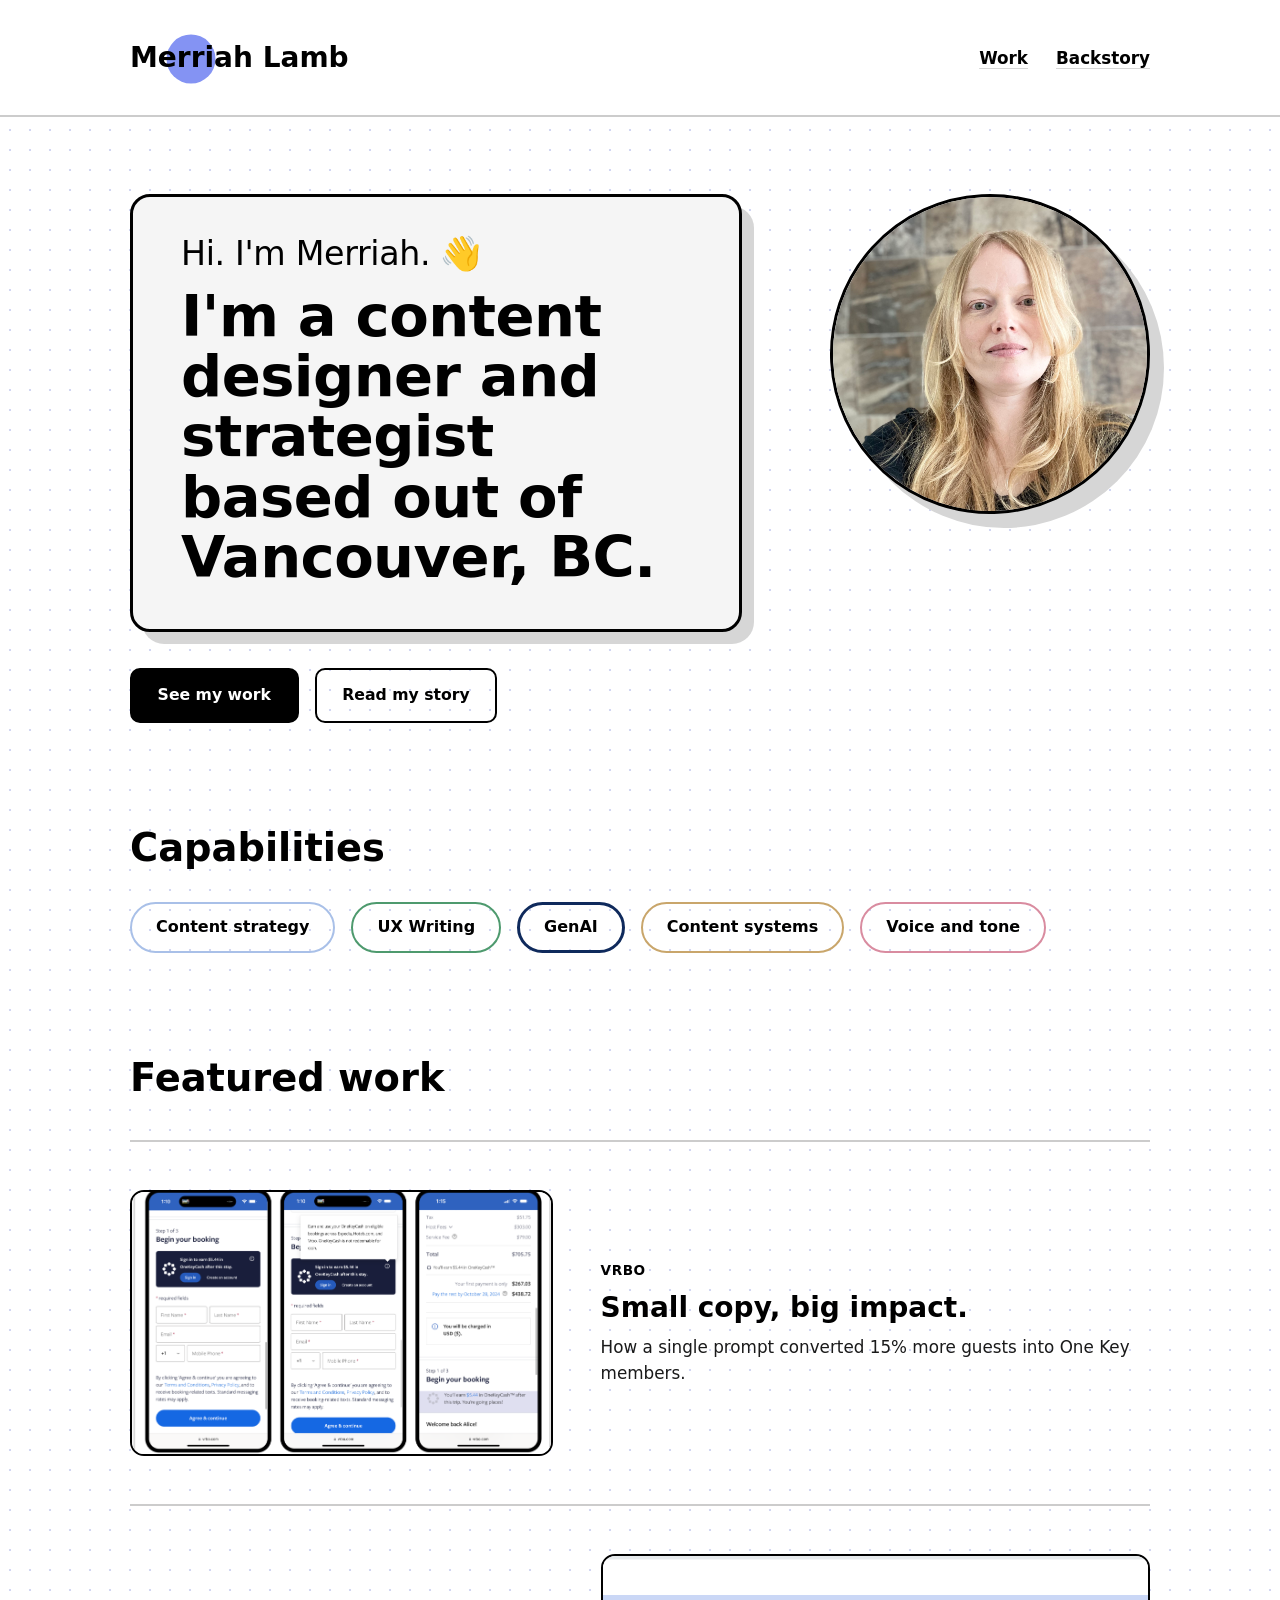
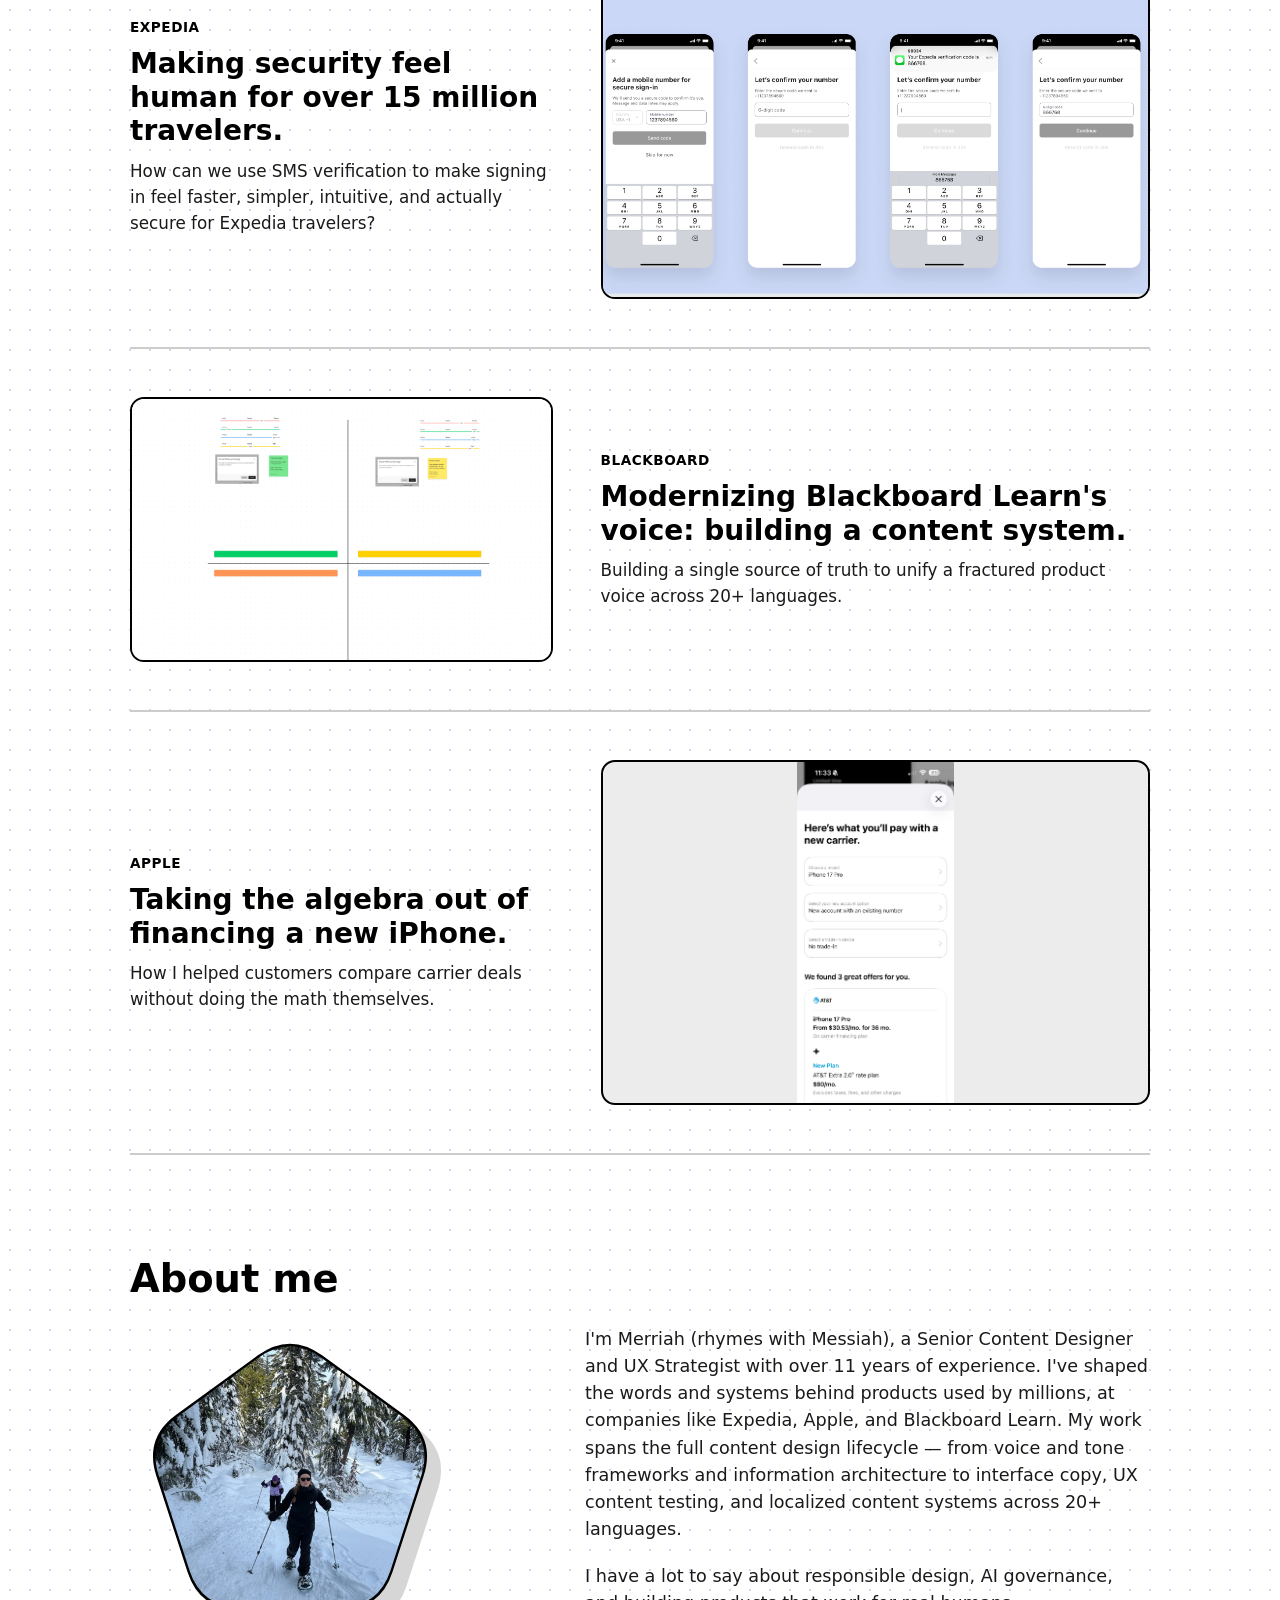
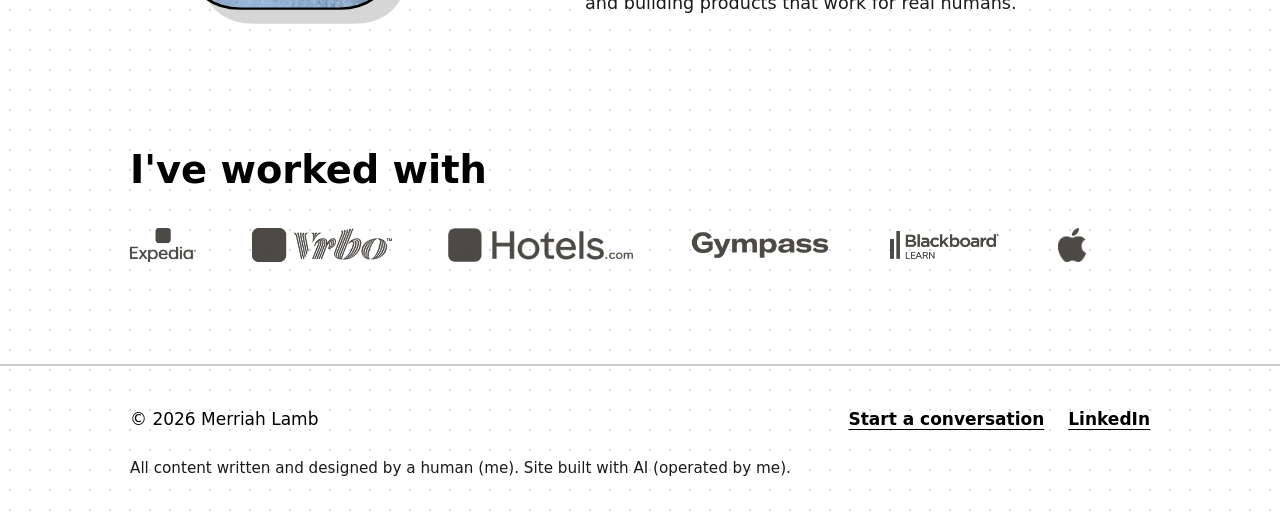
<file: index.html>
<!doctype html>
<html lang="en">
<head>
  <meta charset="UTF-8" />
  <meta name="viewport" content="width=device-width, initial-scale=1.0" />
  <title>Merriah Lamb — Senior Content Designer &amp; UX Strategist</title>
  <link rel="preconnect" href="https://api.fontshare.com" />
  <link href="https://api.fontshare.com/v2/css?f[]=switzer@400,500,600,700,800&display=swap" rel="stylesheet" />
  <link rel="stylesheet" href="css/style.css" />
  <link rel="icon" type="image/svg+xml" href="favicon.svg" />
  <link rel="icon" type="image/png" sizes="64x64" href="favicon.png" />
  <script data-goatcounter="https://merriah.goatcounter.com/count" async src="//gc.zgo.at/count.js"></script>
</head>
<body>

  <svg width="0" height="0" style="position: absolute" aria-hidden="true" focusable="false">
    <defs>
      <clipPath id="avatar-blob" clipPathUnits="objectBoundingBox">
        <path d="M0.6003,0.0930 L0.8557,0.2790 Q0.9560,0.3520 0.9177,0.4699 L0.8203,0.7701 Q0.7820,0.8880 0.6579,0.8880 L0.3421,0.8880 Q0.2180,0.8880 0.1797,0.7701 L0.0823,0.4699 Q0.0440,0.3520 0.1443,0.2790 L0.3997,0.0930 Q0.5000,0.0200 0.6003,0.0930 Z" />
      </clipPath>
    </defs>
  </svg>

  <header class="site-header">
    <div class="container">
      <a class="wordmark" href="#top"><span class="wordmark-first">Merriah</span> Lamb</a>
      <div class="header-links">
        <a href="#work">Work</a>
        <a href="backstory.html">Backstory</a>
      </div>
    </div>
  </header>

  <main id="top">

    <section class="hero">
      <div class="container">
        <div class="hero-text">
          <div class="hero-card-wrap">
            <div class="hero-card-offset" aria-hidden="true"></div>
            <div class="hero-card">
              <h1>Hi. I'm Merriah. 👋</h1>
              <p class="hero-blurb">I'm a content designer and strategist based out of Vancouver, BC.</p>
            </div>
          </div>
          <div class="hero-buttons">
            <a class="btn btn-primary" href="#work">See my work</a>
            <a class="btn btn-secondary" href="backstory.html">Read my story</a>
          </div>
        </div>
        <div class="hero-photo-wrap">
          <div class="hero-photo-block" aria-hidden="true"></div>
          <div class="hero-photo">
            <img src="Images/thumbnails/Merriah_hero_photo.jpeg" alt="Portrait of Merriah Lamb" />
          </div>
        </div>
      </div>
    </section>

    <section class="capabilities">
      <div class="container">
        <h2>Capabilities</h2>
        <div class="pill-row">
          <span class="pill pill-blue">Content strategy</span>
          <span class="pill pill-green">UX Writing</span>
          <span class="pill pill-navy">GenAI</span>
          <span class="pill pill-gold">Content systems</span>
          <span class="pill pill-rose">Voice and tone</span>
        </div>
      </div>
    </section>

    <section class="work" id="work">
      <div class="container">
        <h2>Featured work</h2>
        <div class="work-list">

          <a class="work-row" href="case-studies/vrbo-onekey-signin.html">
            <div class="work-thumb">
              <img src="Images/thumbnails/Vrbo_cko_3screens.png" alt="Three screens from the Vrbo checkout sign-in flow" />
            </div>
            <div class="work-copy">
              <div class="work-client">Vrbo</div>
              <h3 class="work-title">Small copy, big impact.</h3>
              <p class="work-subtitle">How a single prompt converted 15% more guests into One Key members.</p>
            </div>
          </a>

          <a class="work-row" href="case-studies/expedia-sms-security.html">
            <div class="work-thumb">
              <img src="Images/thumbnails/ExpediaSecurityFlow.png" alt="Expedia security flow screen" />
            </div>
            <div class="work-copy">
              <div class="work-client">Expedia</div>
              <h3 class="work-title">Making security feel human for over 15 million travelers.</h3>
              <p class="work-subtitle">How can we use SMS verification to make signing in feel faster, simpler, intuitive, and actually secure for Expedia travelers?</p>
            </div>
          </a>

          <a class="work-row" href="case-studies/blackboard-voice-system.html">
            <div class="work-thumb">
              <img src="Images/thumbnails/WritingActivityBBLearn%20copy.png" alt="Blackboard Learn team workshop writing exercise" />
            </div>
            <div class="work-copy">
              <div class="work-client">Blackboard</div>
              <h3 class="work-title">Modernizing Blackboard Learn's voice: building a content system.</h3>
              <p class="work-subtitle">Building a single source of truth to unify a fractured product voice across 20+ languages.</p>
            </div>
          </a>

          <a class="work-row" href="case-studies/apple-carrier-deals.html">
            <div class="work-thumb work-thumb-contain">
              <img src="Images/thumbnails/CarrierFinancing.png" alt="Carrier financing offer screen for Apple Carrier Deals" />
            </div>
            <div class="work-copy">
              <div class="work-client">Apple</div>
              <h3 class="work-title">Taking the algebra out of financing a new iPhone.</h3>
              <p class="work-subtitle">How I helped customers compare carrier deals without doing the math themselves.</p>
            </div>
          </a>

        </div>
      </div>
    </section>

    <section class="about" id="about">
      <div class="container">
        <h2>About me</h2>
        <div class="about-photo-wrap">
          <div class="about-photo-offset" aria-hidden="true"></div>
          <div class="about-photo-border" aria-hidden="true"></div>
          <div class="about-photo">
            <img src="Images/thumbnails/Merriah_about_photo.png" alt="Merriah snowshoeing on a forest trail" />
          </div>
        </div>
        <div class="about-copy">
          <p>I'm Merriah (rhymes with Messiah), a Senior Content Designer and UX Strategist with over 11 years of experience. I've shaped the words and systems behind products used by millions, at companies like Expedia, Apple, and Blackboard Learn. My work spans the full content design lifecycle — from voice and tone frameworks and information architecture to interface copy, UX content testing, and localized content systems across 20+ languages.</p>
          <p>I have a lot to say about responsible design, AI governance, and building products that work for real humans.</p>
        </div>
      </div>
    </section>

    <section class="brands">
      <div class="container">
        <h2>I've worked with</h2>
        <div class="brand-row">
          <img src="Images/Logos/mono/Expedia_logo.png" alt="Expedia" />
          <img src="Images/Logos/mono/Vrbo-Logo_Dark-Chiclet+Wordmark_RGB.png" alt="Vrbo" />
          <img src="Images/Logos/mono/Hotels.com-2023-2026-logo-512x94.png" alt="Hotels.com" />
          <img src="Images/Logos/mono/gympass-logo-vector.png" alt="Gympass" />
          <img src="Images/Logos/mono/images.png" alt="Blackboard Learn" />
          <img src="Images/Logos/mono/Apple_logo_PNG1.png" alt="Apple" />
        </div>
      </div>
    </section>

  </main>

  <footer class="site-footer">
    <div class="container">
      <span>© 2026 Merriah Lamb</span>
      <div class="footer-meta">
        <a href="mailto:merriahlamb@gmail.com">Start a conversation</a>
        <a href="https://www.linkedin.com/in/merriah/" target="_blank" rel="noopener">LinkedIn</a>
      </div>
      <p class="footer-tagline">All content written and designed by a human (me). Site built with AI (operated by me).</p>
    </div>
  </footer>

</body>
</html>
</file>
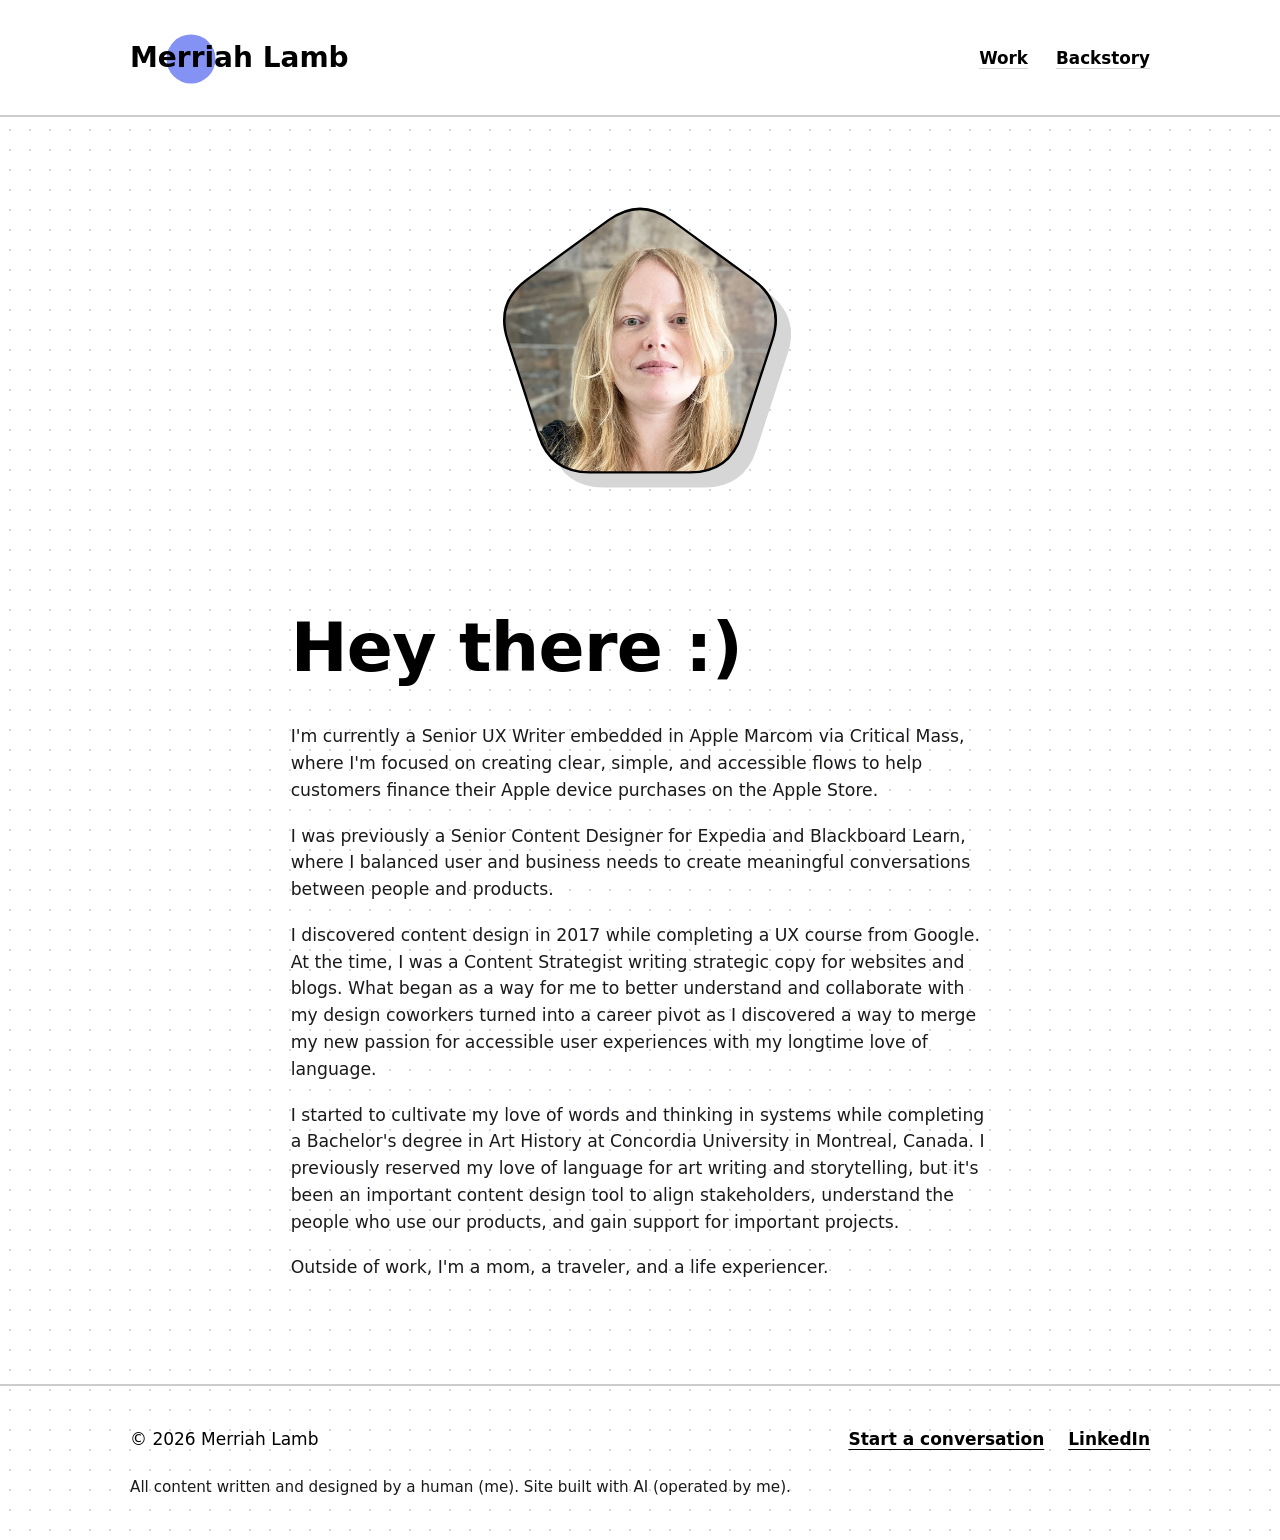
<file: backstory.html>
<!doctype html>
<html lang="en">
<head>
  <meta charset="UTF-8" />
  <meta name="viewport" content="width=device-width, initial-scale=1.0" />
  <title>My Backstory — Merriah Lamb</title>
  <link rel="preconnect" href="https://api.fontshare.com" />
  <link href="https://api.fontshare.com/v2/css?f[]=switzer@400,500,600,700,800&display=swap" rel="stylesheet" />
  <link rel="stylesheet" href="css/style.css" />
  <link rel="icon" type="image/svg+xml" href="favicon.svg" />
  <link rel="icon" type="image/png" sizes="64x64" href="favicon.png" />
  <script data-goatcounter="https://merriah.goatcounter.com/count" async src="//gc.zgo.at/count.js"></script>
</head>
<body>

  <svg width="0" height="0" style="position: absolute" aria-hidden="true" focusable="false">
    <defs>
      <clipPath id="avatar-blob" clipPathUnits="objectBoundingBox">
        <path d="M0.6003,0.0930 L0.8557,0.2790 Q0.9560,0.3520 0.9177,0.4699 L0.8203,0.7701 Q0.7820,0.8880 0.6579,0.8880 L0.3421,0.8880 Q0.2180,0.8880 0.1797,0.7701 L0.0823,0.4699 Q0.0440,0.3520 0.1443,0.2790 L0.3997,0.0930 Q0.5000,0.0200 0.6003,0.0930 Z" />
      </clipPath>
    </defs>
  </svg>

  <header class="site-header">
    <div class="container">
      <a class="wordmark" href="index.html"><span class="wordmark-first">Merriah</span> Lamb</a>
      <div class="header-links">
        <a href="index.html#work">Work</a>
        <a href="backstory.html">Backstory</a>
      </div>
    </div>
  </header>

  <main>

    <section class="backstory-header">
      <div class="container">
        <div class="about-photo-wrap backstory-photo">
          <div class="about-photo-offset" aria-hidden="true"></div>
          <div class="about-photo-border" aria-hidden="true"></div>
          <div class="about-photo">
            <img src="Images/thumbnails/Merriah_hero_photo.jpeg" alt="Portrait of Merriah Lamb" />
          </div>
        </div>
      </div>
    </section>

    <section class="case-body">
      <div class="container">
        <h1>Hey there :)</h1>
        <p>I'm currently a Senior UX Writer embedded in Apple Marcom via Critical Mass, where I'm focused on creating clear, simple, and accessible flows to help customers finance their Apple device purchases on the Apple Store.</p>
        <p>I was previously a Senior Content Designer for Expedia and Blackboard Learn, where I balanced user and business needs to create meaningful conversations between people and products.</p>
        <p>I discovered content design in 2017 while completing a UX course from Google. At the time, I was a Content Strategist writing strategic copy for websites and blogs. What began as a way for me to better understand and collaborate with my design coworkers turned into a career pivot as I discovered a way to merge my new passion for accessible user experiences with my longtime love of language.</p>
        <p>I started to cultivate my love of words and thinking in systems while completing a Bachelor's degree in Art History at Concordia University in Montreal, Canada. I previously reserved my love of language for art writing and storytelling, but it's been an important content design tool to align stakeholders, understand the people who use our products, and gain support for important projects.</p>
        <p>Outside of work, I'm a mom, a traveler, and a life experiencer.</p>
      </div>
    </section>

  </main>

  <footer class="site-footer">
    <div class="container">
      <span>© 2026 Merriah Lamb</span>
      <div class="footer-meta">
        <a href="mailto:merriahlamb@gmail.com">Start a conversation</a>
        <a href="https://www.linkedin.com/in/merriah/" target="_blank" rel="noopener">LinkedIn</a>
      </div>
      <p class="footer-tagline">All content written and designed by a human (me). Site built with AI (operated by me).</p>
    </div>
  </footer>

</body>
</html>
</file>
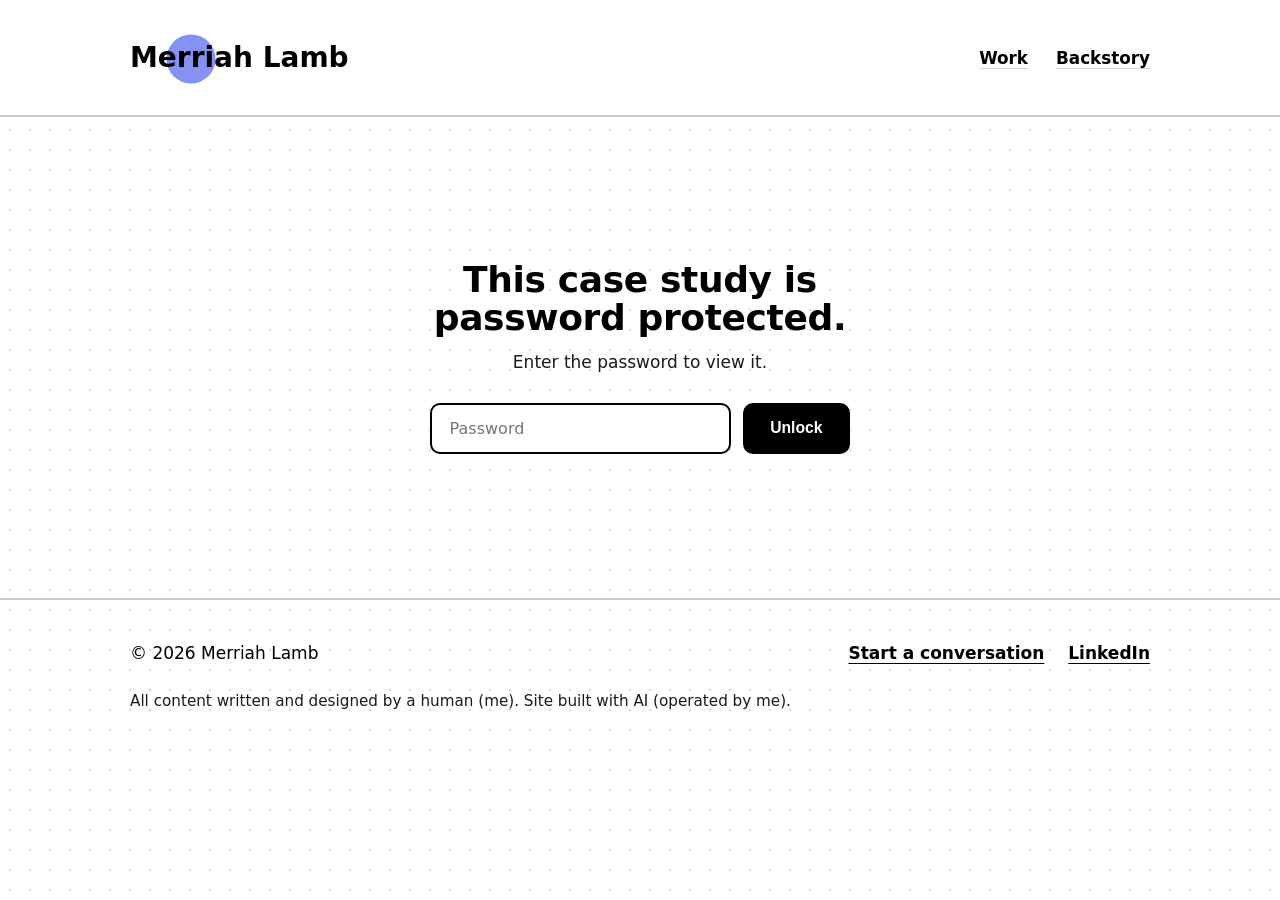
<file: case-studies/blackboard-voice-system.html>
<!doctype html>
<html lang="en">
<head>
  <meta charset="UTF-8" />
  <meta name="viewport" content="width=device-width, initial-scale=1.0" />
  <title>Modernizing Blackboard Learn's voice — Merriah Lamb</title>
  <link rel="preconnect" href="https://api.fontshare.com" />
  <link href="https://api.fontshare.com/v2/css?f[]=switzer@400,500,600,700,800&display=swap" rel="stylesheet" />
  <link rel="stylesheet" href="../css/style.css" />
  <link rel="icon" type="image/svg+xml" href="../favicon.svg" />
  <link rel="icon" type="image/png" sizes="64x64" href="../favicon.png" />
  <script data-goatcounter="https://merriah.goatcounter.com/count" async src="//gc.zgo.at/count.js"></script>
</head>
<body>

  <header class="site-header">
    <div class="container">
      <a class="back-link" href="../index.html#work"><span class="wordmark-first">Merriah</span> Lamb</a>
      <div class="header-links">
        <a href="../index.html#work">Work</a>
        <a href="../backstory.html">Backstory</a>
      </div>
    </div>
  </header>

  <main>

    <div class="password-gate" id="password-gate">
      <div class="container">
        <div class="password-gate-box">
          <h1>This case study is password protected.</h1>
          <p>Enter the password to view it.</p>
          <form id="password-gate-form" class="password-gate-form">
            <input type="password" id="password-gate-input" placeholder="Password" autocomplete="off" required />
            <button type="submit" class="btn btn-primary">Unlock</button>
          </form>
          <p class="password-gate-error" id="password-gate-error" hidden>Incorrect password. Try again.</p>
        </div>
      </div>
    </div>

    <div id="gate-content" hidden>

    <section class="case-hero">
      <div class="container">
        <a class="case-hero-back" href="../index.html#work">← All work</a>
        <div class="case-hero-grid">
          <div class="case-hero-main">
            <div class="case-eyebrow">
              <span>Blackboard · 2022 · Senior Content Designer</span>
            </div>
            <h1 class="case-title">Modernizing Blackboard Learn's voice: building a content system.</h1>
            <p class="case-subtitle">Building a single source of truth to unify a fractured product voice across 20+ languages.</p>
            <div class="pill-row">
              <span class="pill pill-rose">Voice and tone</span>
              <span class="pill pill-gold">Content systems</span>
            </div>
          </div>
        </div>
      </div>
    </section>

    <section class="case-body">
      <div class="container">

        <h2>The problem</h2>
        <p>Blackboard Learn was a legacy learning management platform (LMS) and its voice was disjointed — each part of the experience felt like a different product. I didn't just need to fix the typos; I needed to build a single source of truth that would scale globally and empower everyone to write with one voice.</p>

        <h2>Snapshot</h2>

        <dl class="field-list">
          <div>
            <dt>Process</dt>
            <dd>
              <ul>
                <li>One fiscal quarter for the POC, 2022</li>
                <li>Audits, user interviews, workshops, surveys, competitive analysis</li>
                <li>Cross-functional meetings with product and engineering</li>
                <li>Multiple content quality reviews with feedback</li>
              </ul>
            </dd>
          </div>
          <div>
            <dt>Key results</dt>
            <dd>
              <ul>
                <li>Localized for 60+ countries and 20+ languages.</li>
                <li>Created a single source of truth for a global, cross-functional design team.</li>
                <li>A smoother transition for legacy experiences into a modern, unified brand voice.</li>
              </ul>
            </dd>
          </div>
          <div>
            <dt>My role</dt>
            <dd>This wasn't just a writing project; it was a cultural shift. I led workshops with product and engineering to gain buy-in, transforming a "lean voice chart" into a comprehensive content system adopted across the entire organization.</dd>
          </div>
          <div>
            <dt>Scope & constraint</dt>
            <dd>Blackboard Learn had just been acquired by Anthology when I arrived. The content was messy, the brand was in flux, and my job was to define a single modern voice for the entire platform — one that had to work in 20+ languages. That meant building a system, not just a document, as fast as possible.</dd>
          </div>
        </dl>

        <h2>Finding a way forward</h2>

        <div class="case-image">
          <img src="../Images/Images%20BlackBoard%20Learn/GradesBBLearn.png" alt="Grades audit findings for Blackboard Learn" />
        </div>

        <span class="case-label">Audit content</span>
        <p>I reviewed every button, label, modal, and microcopy pattern across the platform that I could find (there are some dark corners in that software), then benchmarked it against competitors to understand where Blackboard Learn stood. I even asked the development team to pull content strings. They begrudgingly agreed; however, it proved to be virtually impossible as Blackboard Learn was a product in limbo between being self-hosted and updated to a SaaS application.</p>

        <span class="case-label">Research proposal</span>
        <p>It's easier to get buy-in from stakeholders when you have a clear path forward. So I put together our first research proposal — a simple study to gather voice and tone insights in a survey.</p>

        <span class="case-label">Research, test, and iterate</span>
        <p>Surveys and group sessions surfaced how users and teams actually talked about the product. From there I built a voice and tone chart, developed writing practices, and ran workshops to test whether the guide actually worked in practice.</p>

        <h2>Two audiences, one voice</h2>

        <div class="case-image">
          <img src="../Images/Images%20BlackBoard%20Learn/WorkshopBlackboard%20.png" alt="User workshop session for Blackboard Learn" />
        </div>

        <span class="case-label">Conducted user workshops</span>
        <p>Going into the workshops, I assumed both groups would want roughly the same thing — a cleaner, more intuitive platform. I was wrong.</p>
        <p>I led workshops with student and instructor committees to understand how each group related to the platform. Students kept using words like fun, colorful, exciting. Instructors kept using words like invisible, reliable, out of the way. They weren't describing two preferences — they were describing two completely opposite relationships with the same tool. We discovered the two user groups, students and instructors, want completely different things.</p>
        <p>This tension shaped everything. One group wants fun, the other wants to get their work done and the tool to not get in the way. We couldn't build two products. We had one platform, one codebase, and a slim budget. It really needed to be agnostic.</p>

        <div class="case-image">
          <img src="../Images/Images%20BlackBoard%20Learn/WritingActivityBBLearn.png" alt="Team workshop writing activity for Blackboard Learn" />
        </div>

        <span class="case-label">Team workshops</span>
        <p>To test early iterations of the style guide, I ran workshops with the wider design team — applying the new writing principles directly to real Blackboard Learn screens. The exercise "One message, many possible tones" asked designers to rewrite the same legacy modal copy in different tonal registers, then compare. The workshops did two things: stress-tested the guide, and built early buy-in by making the principles tangible. Designers weren't just reading guidelines — they were rewriting live copy in real time and seeing the difference firsthand.</p>

        <span class="case-label">Creating artifacts</span>

        <div class="case-image">
          <img src="../Images/Images%20BlackBoard%20Learn/PersonaBBLearn.png" alt="Adam McLean persona artifact for Blackboard Learn" />
        </div>

        <p>I translated the workshop findings and survey data into journey maps and user personas, giving everyone a shared reference point. Adam McLean became a shorthand the team actually used when debating copy decisions: <em>Would Adam understand this? Would this slow Adam down?</em> Grounding the style guide in real user language — the exact words students and instructors used in workshops — meant the principles felt earned, not imposed.</p>

        <h2>Scaling the style guide</h2>

        <div class="case-image">
          <img src="../Images/Images%20BlackBoard%20Learn/VoiceChartBBLearn.png" alt="The proof-of-concept Blackboard Learn voice chart" />
        </div>

        <span class="case-label">The POC: Blackboard Learn's voice chart.</span>
        <p>Version one was intentionally lean. It was a proof of concept. I needed to prove that even the smallest amount of guidance would make a difference. A focused reference covering voice, tone, grammar, and punctuation across three product principles: Efficient, Helpful, and Accessible.</p>
        <p>Built to be scanned, not studied. Any writer or designer could open it and find a clear answer fast.</p>

        <div class="case-image">
          <img src="../Images/Images%20BlackBoard%20Learn/StyleGuideBBLearn.png" alt="The full Blackboard Learn style guide" />
        </div>

        <span class="case-label">From a lean voice chart to full system.</span>
        <p>What started as a lean voice chart grew into a complete style guide — covering UX writing principles, voice and tone, plain language standards, error messages, and localization guidance for 20+ languages. One document. Every team. One voice.</p>

        <h2>Key takeaways. Buy-in is the deliverable.</h2>
        <p>The biggest lesson wasn't about writing. It was about systems thinking. A voice and tone guide only works if people trust it, and taking the team along in the creative process was a great way to do this. Running workshops with product and engineering early wasn't a nice-to-have. It was the reason the system got adopted at all. Buy-in isn't a final step; it's built into every step.</p>
        <p>The most unexpected insight came from user research. Discovering that students and instructors wanted completely different things from the same platform reframed the entire problem. The voice needed to resonate for both user groups — efficient enough not to get in the way of real work, while still being human.</p>
        <p>If I were to do it again, I'd document the cultural change alongside the content deliverables. The style guide exists because of these shifts and the buy-in from the greater team.</p>

      </div>
    </section>

    <nav class="case-pagination">
      <div class="container">
        <a class="case-pagination-link case-pagination-prev" href="expedia-sms-security.html">
          <span class="case-pagination-arrow">←</span>
          <span class="case-pagination-title">Making security feel human for over 15 million travelers.</span>
          <span class="case-pagination-meta">Expedia</span>
        </a>
        <a class="case-pagination-link case-pagination-next" href="apple-carrier-deals.html">
          <span class="case-pagination-arrow">→</span>
          <span class="case-pagination-title">Taking the algebra out of financing a new iPhone.</span>
          <span class="case-pagination-meta">Apple</span>
        </a>
      </div>
    </nav>

    </div>

  </main>

  <footer class="site-footer">
    <div class="container">
      <span>© 2026 Merriah Lamb</span>
      <div class="footer-meta">
        <a href="mailto:merriahlamb@gmail.com">Start a conversation</a>
        <a href="https://www.linkedin.com/in/merriah/" target="_blank" rel="noopener">LinkedIn</a>
      </div>
      <p class="footer-tagline">All content written and designed by a human (me). Site built with AI (operated by me).</p>
    </div>
  </footer>

  <script src="../js/password-gate.js"></script>

</body>
</html>
</file>
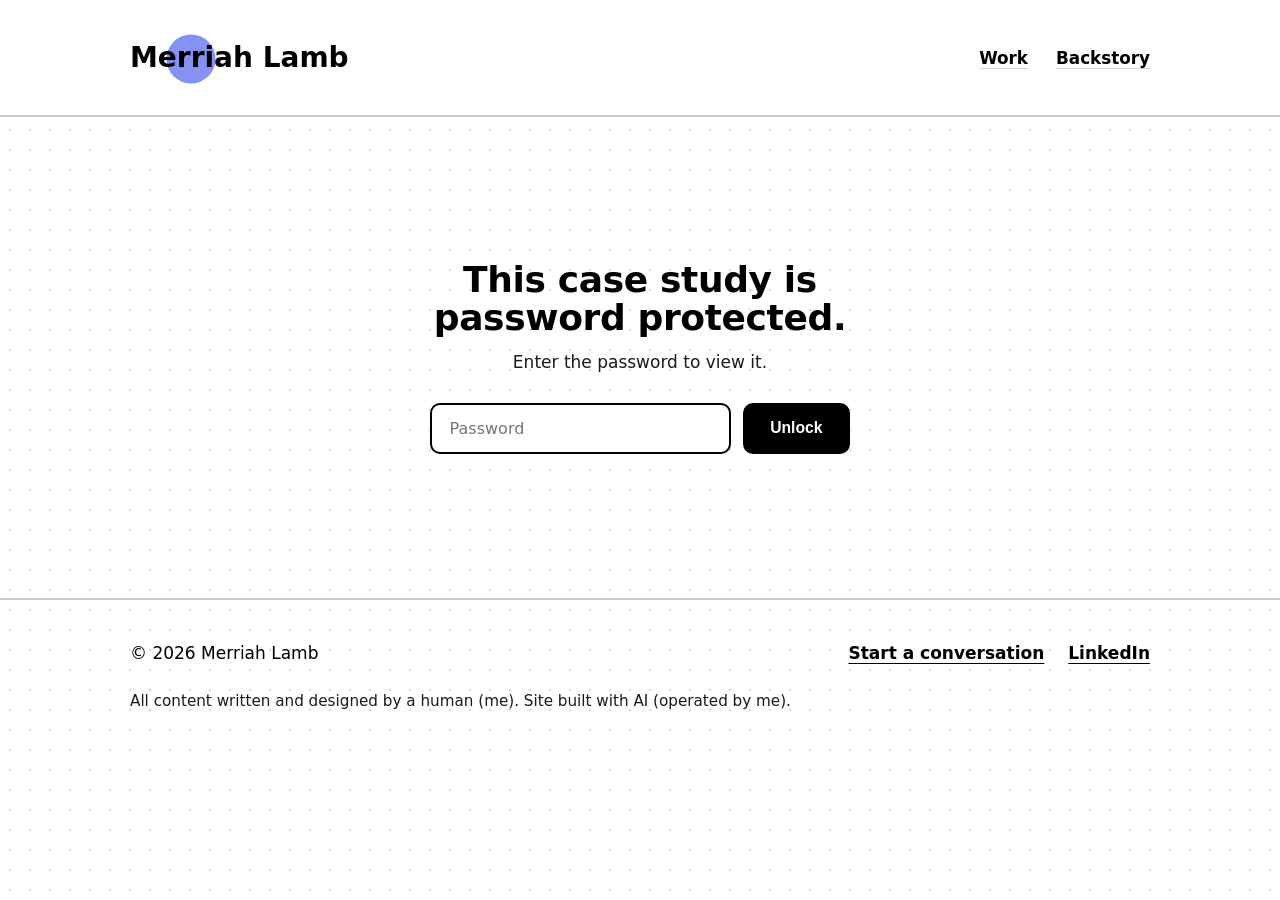
<file: case-studies/expedia-sms-security.html>
<!doctype html>
<html lang="en">
<head>
  <meta charset="UTF-8" />
  <meta name="viewport" content="width=device-width, initial-scale=1.0" />
  <title>Making security feel human — Expedia case study — Merriah Lamb</title>
  <link rel="preconnect" href="https://api.fontshare.com" />
  <link href="https://api.fontshare.com/v2/css?f[]=switzer@400,500,600,700,800&display=swap" rel="stylesheet" />
  <link rel="stylesheet" href="../css/style.css" />
  <link rel="icon" type="image/svg+xml" href="../favicon.svg" />
  <link rel="icon" type="image/png" sizes="64x64" href="../favicon.png" />
  <script data-goatcounter="https://merriah.goatcounter.com/count" async src="//gc.zgo.at/count.js"></script>
</head>
<body>

  <header class="site-header">
    <div class="container">
      <a class="back-link" href="../index.html#work"><span class="wordmark-first">Merriah</span> Lamb</a>
      <div class="header-links">
        <a href="../index.html#work">Work</a>
        <a href="../backstory.html">Backstory</a>
      </div>
    </div>
  </header>

  <main>

    <div class="password-gate" id="password-gate">
      <div class="container">
        <div class="password-gate-box">
          <h1>This case study is password protected.</h1>
          <p>Enter the password to view it.</p>
          <form id="password-gate-form" class="password-gate-form">
            <input type="password" id="password-gate-input" placeholder="Password" autocomplete="off" required />
            <button type="submit" class="btn btn-primary">Unlock</button>
          </form>
          <p class="password-gate-error" id="password-gate-error" hidden>Incorrect password. Try again.</p>
        </div>
      </div>
    </div>

    <div id="gate-content" hidden>

    <section class="case-hero">
      <div class="container">
        <a class="case-hero-back" href="../index.html#work">← All work</a>
        <div class="case-hero-grid">
          <div class="case-hero-main">
            <div class="case-eyebrow">
              <span>Expedia · 2023 · Senior Content Designer</span>
            </div>
            <h1 class="case-title">Making security feel human for over 15 million travelers.</h1>
            <p class="case-subtitle">How can we use SMS verification to make signing in feel faster, simpler, intuitive, and actually secure for Expedia travelers?</p>
            <div class="pill-row">
              <span class="pill pill-blue">Content strategy</span>
              <span class="pill pill-gold">Security</span>
            </div>
          </div>
        </div>
      </div>
    </section>

    <section class="case-body">
      <div class="container">

        <div class="case-image">
          <img src="../Images/Expedia%20Images/ExpediaSecurityFlow%201.png" alt="Overview of the Expedia SMS security sign-in flow" />
        </div>

        <h2>Snapshot</h2>
        <p>SMS-OTP reached over 15 million mobile numbers across Expedia and Hotels.com with an 85% flow completion rate.</p>

        <dl class="field-list">
          <div>
            <dt>Process</dt>
            <dd>
              <ul>
                <li>One quarter, 2024</li>
                <li>One round of user testing</li>
                <li>Figma collaboration, content docs, and syncs</li>
                <li>Legal, Security, and Privacy reviews</li>
                <li>Multiple content quality reviews</li>
              </ul>
            </dd>
          </div>
          <div>
            <dt>Team</dt>
            <dd>
              <ul>
                <li><strong>Core Team:</strong> Content Designer (me), UX Designer, UX Researcher, Product Manager, UX Design Lead.</li>
                <li><strong>Stakeholders:</strong> Director of Product, Director of Marketing.</li>
              </ul>
            </dd>
          </div>
          <div>
            <dt>Strategic impact</dt>
            <dd>
              <ul>
                <li>Within a few months of release, SMS-OTP was processed by over 15 million mobile numbers, across Expedia and Hotels.com in the United States.</li>
                <li>Bolstered by an 85% success rate for people completing the flow.</li>
                <li>Reduced friction in security protocols by aligning Marketing, Legal, and UX goals.</li>
              </ul>
            </dd>
          </div>
        </dl>

        <h2>When users speak, the content changes.</h2>

        <div class="case-image case-image-sm">
          <img src="../Images/Expedia%20Images/UserTestingBefore.png" alt="Before screens used for moderated user testing" />
        </div>

        <span class="case-label">Before: screens for moderated testing</span>
        <ul>
          <li>Users easily navigated the screens and appreciated the added sense of security.</li>
          <li>Here's a great example of a content battle: the marketing team wanted to add a marketing opt-in checkbox to a security flow. This was a hill I was willing to die on — I couldn't fathom being the content person who let the marketing checkbox slide into the flow.</li>
          <li>Testing showed users found it distracting and confusing in a security flow. 9 out of 10 users didn't check the box. I used this data to successfully get the checkbox removed, keeping the focus entirely on security. I'm all for marketing, but not when it messes with core trust.</li>
        </ul>

        <div class="case-image case-image-sm">
          <img src="../Images/Expedia%20Images/AfterUserTesting.png" alt="After screens showing what changed following user testing" />
        </div>

        <span class="case-label">After: what changed</span>
        <ul>
          <li>Tweaked wording to reflect user suggestions for improved clarity.</li>
          <li>Added a legal disclaimer to address potential fees associated with the feature.</li>
          <li>Met with stakeholders to have a conversation about removing the out-of-place marketing checkbox. It was a lot easier to have this conversation with user data to back up our position.</li>
        </ul>

        <h2>Your data, your call. Period.</h2>

        <div class="case-image">
          <img src="../Images/Expedia%20Images/DeleteFlow.png" alt="Flow for deleting a mobile number from account settings" />
        </div>

        <span class="case-label">Deleting your mobile number</span>
        <p>We added a way for travelers to delete their mobile number directly from settings. This wasn't in the original product requirements.</p>
        <p>It should have been. Asking someone to add personal information without a way to remove it isn't a security feature — it's a trap.</p>

        <h3 class="heading-lg">When something goes wrong. Error recovery.</h3>
        <p>Errors are frustrating, but they're also a chance to rebuild trust. Instead of dead ends, we gave users a clear next step: a plain-language explanation of what happened and exactly what to do about it. Since this was a new feature, I wrote all the error messages.</p>

        <div class="case-image">
          <img src="../Images/Expedia%20Images/ErrorMessages_Expedia.png" alt="Error message screens for the SMS verification flow" />
        </div>

        <h2>Key takeaways.</h2>
        <p>I used to think the hardest part of content design was finding the right words. This project taught me the hardest part is wrangling all the stakeholders to get them on the same page.</p>
        <p>Working across Legal, Security, Marketing, and UX meant every content decision landed in a room full of competing priorities. I learned quickly that taking an evidence-based approach — like "9 out of 10 users ignored this" — is the easiest way to sway stakeholders. Research isn't just a design input. It's a persuasion tool.</p>
        <p>What I carry forward from this: users can't speak for themselves in a stakeholder meeting. But their behavior can, if you document it well enough and show up prepared to use it. That's the skill I didn't expect to leave with — and the one I use most.</p>

      </div>
    </section>

    <nav class="case-pagination">
      <div class="container">
        <a class="case-pagination-link case-pagination-prev" href="vrbo-onekey-signin.html">
          <span class="case-pagination-arrow">←</span>
          <span class="case-pagination-title">Small copy, big impact.</span>
          <span class="case-pagination-meta">Vrbo</span>
        </a>
        <a class="case-pagination-link case-pagination-next" href="blackboard-voice-system.html">
          <span class="case-pagination-arrow">→</span>
          <span class="case-pagination-title">Modernizing Blackboard Learn's voice: building a content system.</span>
          <span class="case-pagination-meta">Blackboard</span>
        </a>
      </div>
    </nav>

    </div>

  </main>

  <footer class="site-footer">
    <div class="container">
      <span>© 2026 Merriah Lamb</span>
      <div class="footer-meta">
        <a href="mailto:merriahlamb@gmail.com">Start a conversation</a>
        <a href="https://www.linkedin.com/in/merriah/" target="_blank" rel="noopener">LinkedIn</a>
      </div>
      <p class="footer-tagline">All content written and designed by a human (me). Site built with AI (operated by me).</p>
    </div>
  </footer>

  <script src="../js/password-gate.js"></script>

</body>
</html>
</file>
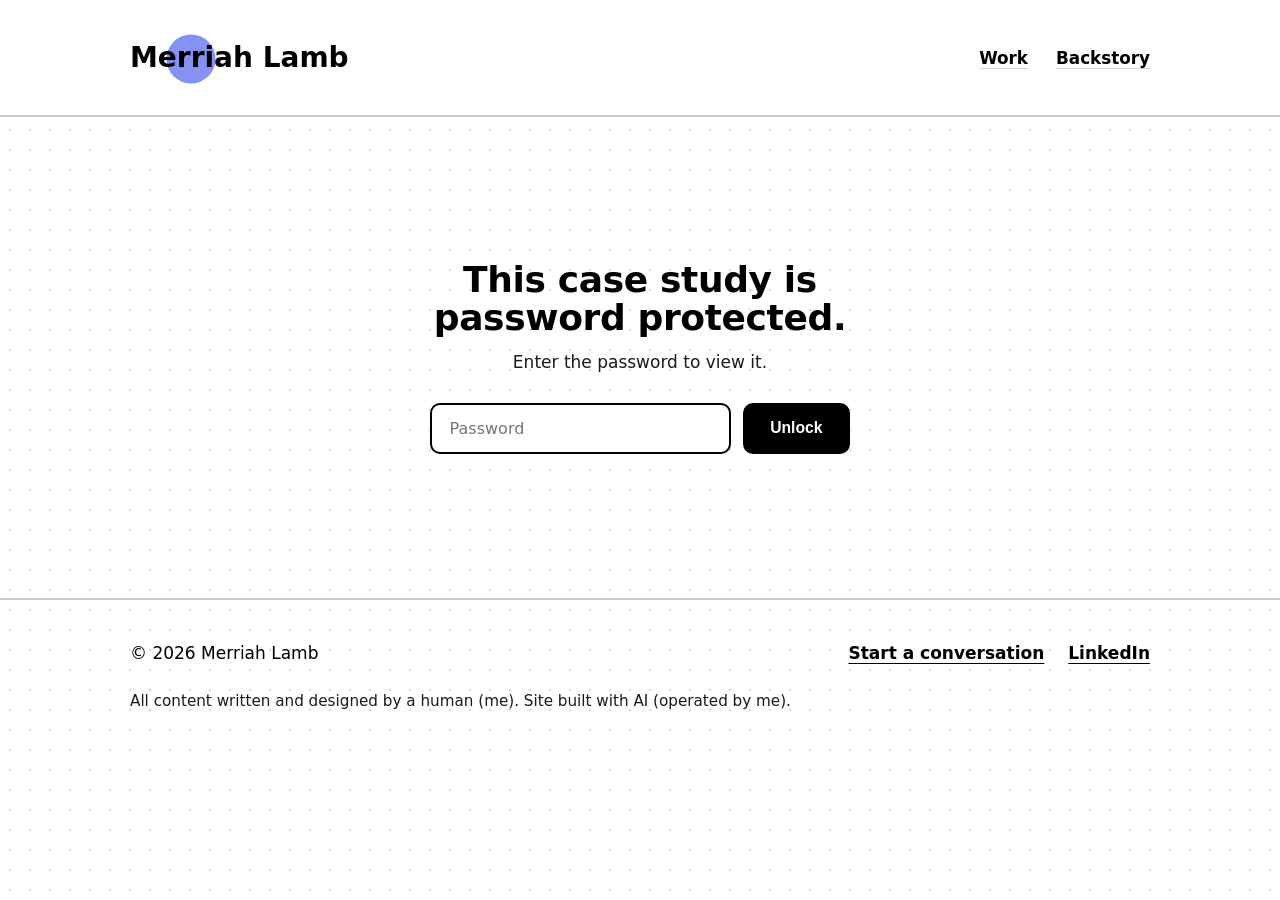
<file: case-studies/vrbo-onekey-signin.html>
<!doctype html>
<html lang="en">
<head>
  <meta charset="UTF-8" />
  <meta name="viewport" content="width=device-width, initial-scale=1.0" />
  <title>Small copy, big impact — Vrbo case study — Merriah Lamb</title>
  <link rel="preconnect" href="https://api.fontshare.com" />
  <link href="https://api.fontshare.com/v2/css?f[]=switzer@400,500,600,700,800&display=swap" rel="stylesheet" />
  <link rel="stylesheet" href="../css/style.css" />
  <link rel="icon" type="image/svg+xml" href="../favicon.svg" />
  <link rel="icon" type="image/png" sizes="64x64" href="../favicon.png" />
  <script data-goatcounter="https://merriah.goatcounter.com/count" async src="//gc.zgo.at/count.js"></script>
</head>
<body>

  <header class="site-header">
    <div class="container">
      <a class="back-link" href="../index.html#work"><span class="wordmark-first">Merriah</span> Lamb</a>
      <div class="header-links">
        <a href="../index.html#work">Work</a>
        <a href="../backstory.html">Backstory</a>
      </div>
    </div>
  </header>

  <main>

    <div class="password-gate" id="password-gate">
      <div class="container">
        <div class="password-gate-box">
          <h1>This case study is password protected.</h1>
          <p>Enter the password to view it.</p>
          <form id="password-gate-form" class="password-gate-form">
            <input type="password" id="password-gate-input" placeholder="Password" autocomplete="off" required />
            <button type="submit" class="btn btn-primary">Unlock</button>
          </form>
          <p class="password-gate-error" id="password-gate-error" hidden>Incorrect password. Try again.</p>
        </div>
      </div>
    </div>

    <div id="gate-content" hidden>

    <section class="case-hero">
      <div class="container">
        <a class="case-hero-back" href="../index.html#work">← All work</a>
        <div class="case-hero-grid">
          <div class="case-hero-main">
            <div class="case-eyebrow">
              <span>Vrbo · 2023 · Senior Content Designer</span>
            </div>
            <h1 class="case-title">Small copy, big impact.</h1>
            <p class="case-subtitle">How a single prompt converted 15% more guests into One Key members.</p>
            <div class="pill-row">
              <span class="pill pill-blue">Content strategy</span>
              <span class="pill pill-navy">A/B testing</span>
            </div>
          </div>
        </div>
      </div>
    </section>

    <section class="snapshot">
      <div class="container">
        <dl class="field-list">
          <div>
            <dt>Problem</dt>
            <dd>How do we get the approximate 40% of Vrbo travelers who book as guests to become members before they book — and start earning OneKeyCash?</dd>
          </div>
          <div>
            <dt>Hypothesis</dt>
            <dd>If we give travelers a desirable value proposition — like the chance to start earning OneKeyCash at checkout — they'll authenticate before checkout and become members.</dd>
          </div>
          <div>
            <dt>Method</dt>
            <dd>Mixed method: A/B test, quantitative backed by qualitative research.</dd>
          </div>
          <div>
            <dt>Result</dt>
            <dd>15.4% sign-in success rate and a 12.96% signup success rate. This led to rolling the solution out across the checkout experience for Expedia, Vrbo, and Hotels.com.</dd>
          </div>
        </dl>
        <div class="snapshot-image">
          <img src="../Images/Vrbo_image/Vrbo_cko_3screens.png" alt="Three screens showing the Vrbo checkout sign-in flow" />
        </div>
      </div>
    </section>

    <section class="case-body">
      <div class="container">

        <h2>How I got there</h2>
        <p>At Expedia, virtually every project first ships as an A/B or A/B/C test. When results are positive, the change usually becomes part of the experience. If a test doesn't perform as expected, the team revises and iterates.</p>

        <div class="case-image">
          <img src="../Images/Vrbo_image/ContentProposal_Image.png" alt="Content proposal for the A/B testing process" />
        </div>

        <h3>Nudge, don't shove</h3>
        <p>The copy needed to provide immediate value without feeling salesy.</p>
        <p>Expedia research found that unauthenticated travelers need instant value to justify creating an account. One way to do that: show a clear cash benefit in the form of OneKeyCash, the currency of the One Key loyalty program.</p>
        <p>That lines up with a core user task:</p>

        <blockquote class="pull-quote">I want to know how much OneKeyCash I've earned for this booking.</blockquote>

        <p>Expedia's Growth and Loyalty research team had already pinpointed the top tasks users want to accomplish at each stage of the funnel. Those top tasks became the foundation for content users would actually engage with.</p>

        <div class="case-image">
          <img src="../Images/Vrbo_image/TopTasksCKO.png" alt="Research visualization of top user tasks at checkout" />
        </div>

        <h3>I chose the right words</h3>
        <p>Travelers are skeptical of language like <em>"Join for free"</em> or the pushy, gym-membership energy of <em>"Join now."</em></p>
        <p>What they actually wanted was a clear, honest call to action. So it was no surprise that straightforward language — <em>"Sign in," "Sign up,"</em> and <em>"Create an account"</em> — drove higher conversion than <em>"Join for free,"</em> where hidden-cost anxiety kicks in and trust quietly walks out the door.</p>

      </div>
    </section>

    <nav class="case-pagination">
      <div class="container">
        <a class="case-pagination-link case-pagination-prev" href="apple-carrier-deals.html">
          <span class="case-pagination-arrow">←</span>
          <span class="case-pagination-title">Taking the algebra out of financing a new iPhone.</span>
          <span class="case-pagination-meta">Apple</span>
        </a>
        <a class="case-pagination-link case-pagination-next" href="expedia-sms-security.html">
          <span class="case-pagination-arrow">→</span>
          <span class="case-pagination-title">Making security feel human for over 15 million travelers.</span>
          <span class="case-pagination-meta">Expedia</span>
        </a>
      </div>
    </nav>

    </div>

  </main>

  <footer class="site-footer">
    <div class="container">
      <span>© 2026 Merriah Lamb</span>
      <div class="footer-meta">
        <a href="mailto:merriahlamb@gmail.com">Start a conversation</a>
        <a href="https://www.linkedin.com/in/merriah/" target="_blank" rel="noopener">LinkedIn</a>
      </div>
      <p class="footer-tagline">All content written and designed by a human (me). Site built with AI (operated by me).</p>
    </div>
  </footer>

  <script src="../js/password-gate.js"></script>
</body>
</html>
</file>
<file: css/style.css>
/* ---------------------------------------------------
   Merriah Lamb — Portfolio
   Design system: flat warm color blocks, ink borders,
   no shadows, no gradients, one rounded sans throughout.
--------------------------------------------------- */

:root {
  --bg: #ffffff;
  --ink: #000000;
  --ink-soft: #1a1a1a;      /* secondary/body text — near-black */
  --accent-a: #f5f5f5;      /* subtle off-white surface — hero card, pull-quote */
  --accent-a-offset: #d6d6d6; /* mid-light grey — decorative offset shapes & underlines */
  --accent-b: #ececec;      /* mid-grey panel fill — footer, image frames */
  --divider: #cccccc;       /* mid-grey hairline dividers (list rules, section separators) */
  --primary: #000000;       /* black — buttons, accent labels */
  --primary-hover: #333333; /* dark grey — hover/active state for buttons & links */
  --primary-ink: var(--bg);
  --border: var(--ink);
  --pill-blue: #a9c0e8;     /* capability pill outline colors — the one place colour stays */
  --pill-green: #4e9a6e;
  --pill-gold: #c9a66b;
  --pill-navy: #0f2a5c;
  --pill-rose: #d98ca0;
  --periwinkle: #6678f0;    /* solid periwinkle — favicon, name dot */
  --dot-color: rgba(140, 152, 224, 0.4); /* light periwinkle — quiet background texture */
  --cursor-dot: url("data:image/svg+xml,%3Csvg xmlns='http://www.w3.org/2000/svg' width='24' height='24' viewBox='0 0 24 24'%3E%3Ccircle cx='12' cy='12' r='10' fill='%236678f0' stroke='white' stroke-width='2'/%3E%3C/svg%3E") 12 12, auto; /* periwinkle dot cursor */
  --cursor-dot-hover: url("data:image/svg+xml,%3Csvg xmlns='http://www.w3.org/2000/svg' width='40' height='40' viewBox='0 0 40 40'%3E%3Ccircle cx='20' cy='20' r='17' fill='%234256e0' fill-opacity='0.9' stroke='white' stroke-width='2.5'/%3E%3C/svg%3E") 20 20, pointer; /* larger, deeper periwinkle dot over clickable things */
  --max-width: 1100px;
  --gap-section: clamp(4rem, 8vw, 8.5rem);
}

* {
  box-sizing: border-box;
}

html {
  scroll-behavior: smooth;
  cursor: var(--cursor-dot);
}

a,
button,
summary,
[role="button"] {
  cursor: var(--cursor-dot-hover);
}

body {
  margin: 0;
  background-color: var(--bg);
  background-image: radial-gradient(var(--dot-color) 1px, transparent 1px);
  background-size: 20px 20px;
  color: var(--ink);
  font-family: "Switzer", "Segoe UI", system-ui, sans-serif;
  font-size: 17px;
  line-height: 1.55;
  -webkit-font-smoothing: antialiased;
}

img,
video {
  max-width: 100%;
  display: block;
}

a {
  color: inherit;
}

.container {
  max-width: var(--max-width);
  margin-inline: auto;
  padding-inline: clamp(1.5rem, 4vw, 2.5rem);
}

/* Explicit heading hierarchy — one shared size/weight per level, sitewide */

h1, h2, h3 {
  font-family: "Switzer", "Segoe UI", system-ui, sans-serif;
  font-weight: 600;
  margin: 0;
}

h1 {
  font-size: clamp(2.5rem, 5.5vw, 4.25rem);
  line-height: 1.05;
  letter-spacing: -0.01em;
}

h2 {
  font-size: clamp(1.75rem, 3.2vw, 2.4rem);
  line-height: 1.15;
}

h3 {
  font-size: clamp(1.35rem, 2.2vw, 1.75rem);
  line-height: 1.2;
}

/* Visually matches h2 while keeping the h3 tag's semantic sub-heading level */
h3.heading-lg {
  font-size: clamp(1.75rem, 3.2vw, 2.4rem);
  line-height: 1.15;
}

p {
  margin: 0 0 1.1em;
}

p:last-child {
  margin-bottom: 0;
}

.eyebrow {
  display: inline-block;
  font-weight: 700;
  font-size: 0.85rem;
  letter-spacing: 0.04em;
  text-transform: uppercase;
  color: var(--primary);
  margin-bottom: 0.75rem;
}

/* ---------- Header ---------- */

.site-header {
  background: var(--bg);
  padding-block: 2.25rem;
  border-bottom: 2px solid var(--divider);
}

.site-header .container {
  display: flex;
  align-items: center;
  justify-content: space-between;
  gap: 1rem;
  flex-wrap: wrap;
}

.wordmark {
  font-weight: 800;
  font-size: 1.75rem;
  text-decoration: none;
}

.wordmark-first {
  position: relative;
  isolation: isolate;
}

.wordmark-first::before {
  content: "";
  position: absolute;
  z-index: -1;
  left: 50%;
  top: 56%;
  width: 1.75em;
  height: 1.75em;
  transform: translate(-50%, -50%);
  border-radius: 50%;
  background: var(--periwinkle);
  opacity: 0.8;
}

.header-links {
  display: flex;
  gap: 1.75rem;
  font-weight: 600;
  font-size: 1.05rem;
}

.header-links a {
  text-decoration: underline;
  text-decoration-color: var(--accent-a-offset);
  text-underline-offset: 4px;
}

.header-links a:hover {
  color: var(--primary-hover);
}

.back-link {
  font-weight: 800;
  font-size: 1.75rem;
  text-decoration: none;
}

.back-link:hover {
  color: var(--primary-hover);
}

/* ---------- Hero ---------- */

.hero {
  padding-block: clamp(2.5rem, 6vw, 5rem) var(--gap-section);
}

.hero .container {
  display: grid;
  grid-template-columns: 1.6fr 0.9fr;
  align-items: start;
  gap: clamp(2rem, 5vw, 4rem);
}

.hero-card-wrap {
  position: relative;
}

.hero-card-offset {
  position: absolute;
  inset: 12px -12px -12px 12px;
  background: var(--accent-a-offset);
  border-radius: 22px;
}

.hero-card {
  position: relative;
  background: var(--accent-a);
  border: 3px solid var(--ink);
  border-radius: 20px;
  padding: clamp(1.5rem, 4vw, 2.5rem) clamp(1.75rem, 4vw, 3rem);
}

.hero-card h1 {
  font-size: clamp(1.4rem, 2.6vw, 2.1rem);
  font-weight: 400;
  max-width: 24ch;
}

.hero-blurb {
  max-width: 24ch;
  margin: 0.9rem 0 0;
  font-size: clamp(2.1rem, 4.6vw, 3.6rem);
  font-weight: 600;
  line-height: 1.05;
  letter-spacing: -0.01em;
}

.hero-buttons {
  display: flex;
  gap: 1rem;
  margin-top: 2.25rem;
  flex-wrap: wrap;
}

.btn {
  display: inline-block;
  padding: 0.85rem 1.6rem;
  border-radius: 10px;
  border: 2px solid var(--ink);
  font-weight: 700;
  font-size: 0.98rem;
  text-decoration: none;
  transition: transform 0.15s ease, background-color 0.15s ease, border-color 0.15s ease, color 0.15s ease;
}

.btn:hover {
  transform: translateY(-2px);
}

.btn-primary {
  background: var(--primary);
  border-color: var(--primary);
  color: var(--primary-ink);
}

.btn-primary:hover,
.btn-primary:active {
  background: var(--primary-hover);
  border-color: var(--primary-hover);
}

.btn-secondary {
  background: transparent;
  color: var(--ink);
}

.btn-secondary:hover,
.btn-secondary:active {
  color: var(--primary-hover);
  border-color: var(--primary-hover);
}

.hero-photo-wrap {
  position: relative;
  justify-self: end;
  width: min(100%, 320px);
}

.hero-photo-block {
  position: absolute;
  inset: 14px -14px -14px 14px;
  background: var(--accent-a-offset);
  border-radius: 50%;
}

.hero-photo {
  position: relative;
  width: 100%;
  aspect-ratio: 1 / 1;
  border-radius: 50%;
  overflow: hidden;
  border: 3px solid var(--ink);
  transform: rotate(-3deg);
  background: var(--accent-a);
}

.hero-photo img {
  width: 100%;
  height: 100%;
  object-fit: cover;
}

/* ---------- Capabilities ---------- */

.capabilities {
  padding-block-end: var(--gap-section);
}

.capabilities h2 {
  margin-bottom: 2rem;
}

.pill-row {
  display: flex;
  flex-wrap: wrap;
  gap: 1rem;
}

.pill {
  display: inline-flex;
  align-items: center;
  padding: 0.65rem 1.5rem;
  border-radius: 999px;
  border: 2px solid var(--ink);
  background: transparent;
  color: var(--ink);
  font-weight: 700;
  font-size: 1rem;
}

.pill-blue {
  border-color: var(--pill-blue);
}

.pill-green {
  border-color: var(--pill-green);
}

.pill-gold {
  border-color: var(--pill-gold);
}

.pill-navy {
  border-color: var(--pill-navy);
  border-width: 3px;
}

.pill-rose {
  border-color: var(--pill-rose);
}

/* ---------- Featured Work ---------- */

.work {
  padding-block-end: var(--gap-section);
}

.work h2 {
  margin-bottom: 2.5rem;
}

.work-list {
  border-top: 2px solid var(--divider);
}

.work-row {
  display: grid;
  grid-template-columns: 1fr 1.3fr;
  gap: clamp(1.5rem, 4vw, 3rem);
  align-items: center;
  padding-block: clamp(2rem, 4vw, 3rem);
  border-bottom: 2px solid var(--divider);
  text-decoration: none;
  color: inherit;
  -webkit-tap-highlight-color: transparent;
  transition: transform 0.12s ease;
}

.work-row:nth-child(even) .work-thumb {
  order: 2;
}

.work-thumb {
  border: 2px solid var(--ink);
  border-radius: 14px;
  overflow: hidden;
  background: var(--accent-b);
  transition: transform 0.18s ease, box-shadow 0.18s ease;
}

/* Hover affordance for the whole card: the thumbnail lifts off a flat
   offset block (no blur, same language as the hero photo) and the title
   underlines. Only on devices that can really hover, so it doesn't stick
   on after a tap on phones. */
@media (hover: hover) {
  .work-row:hover .work-thumb {
    transform: translate(-4px, -4px);
    box-shadow: 8px 8px 0 var(--accent-a-offset);
  }
}

.work-row:focus-visible .work-thumb {
  transform: translate(-4px, -4px);
  box-shadow: 8px 8px 0 var(--accent-a-offset);
}

/* Press / tap confirmation: the whole card dips slightly and the title
   underlines while a finger (or mouse button) is down. */
.work-row:active {
  transform: scale(0.98);
}

@media (prefers-reduced-motion: reduce) {
  .work-thumb,
  .work-row {
    transition: none;
  }

  .work-row:active {
    transform: none;
  }
}

.work-thumb img {
  width: 100%;
  aspect-ratio: 16 / 10;
  object-fit: cover;
}

/* For portrait screenshots that shouldn't be cropped — shows the full UI,
   letterboxed within the same frame size as the other thumbnails */
.work-thumb-contain img {
  object-fit: contain;
}

.work-client {
  font-weight: 700;
  font-size: 0.85rem;
  letter-spacing: 0.04em;
  text-transform: uppercase;
  color: var(--primary);
  margin-bottom: 0.6rem;
}

.work-title {
  margin-bottom: 0.6rem;
}

.work-subtitle {
  color: var(--ink-soft);
  font-size: 1.05rem;
  margin-bottom: 0;
}

@media (hover: hover) {
  .work-row:hover .work-title {
    color: var(--primary-hover);
    text-decoration: underline;
    text-decoration-thickness: 2px;
    text-underline-offset: 5px;
  }
}

.work-row:focus-visible .work-title,
.work-row:active .work-title {
  color: var(--primary-hover);
  text-decoration: underline;
  text-decoration-thickness: 2px;
  text-underline-offset: 5px;
}

.work-row.is-upcoming {
  cursor: var(--cursor-dot);
}

.work-row.is-upcoming .work-thumb {
  opacity: 0.55;
}

.work-status {
  display: inline-block;
  margin-top: 1.25rem;
  font-weight: 700;
  font-size: 0.9rem;
  color: var(--ink-soft);
}

/* ---------- About ---------- */

.about {
  padding-block-end: var(--gap-section);
}

.about .container {
  display: grid;
  grid-template-columns: 0.9fr 1.3fr;
  grid-template-areas:
    "heading ."
    "photo   copy";
  column-gap: clamp(2rem, 5vw, 4rem);
  row-gap: 1.5rem;
}

.about h2 {
  grid-area: heading;
}

.about-copy {
  grid-area: copy;
}

.about p {
  font-size: 1.1rem;
  color: var(--ink-soft);
}

.about-photo-wrap {
  grid-area: photo;
  position: relative;
  width: min(100%, 320px);
  aspect-ratio: 1 / 1;
}

.about-photo-offset {
  position: absolute;
  inset: 14px -14px -14px 14px;
  background: var(--accent-a-offset);
  clip-path: url(#avatar-blob);
}

.about-photo-border {
  position: absolute;
  inset: 0;
  background: var(--ink);
  clip-path: url(#avatar-blob);
}

.about-photo {
  position: absolute;
  inset: 3px;
  clip-path: url(#avatar-blob);
}

.about-photo img {
  width: 100%;
  height: 100%;
  object-fit: cover;
}

/* ---------- Brands ---------- */

.brands {
  padding-block-end: var(--gap-section);
}

.brands h2 {
  margin-bottom: 2.25rem;
}

.brand-row {
  display: flex;
  flex-wrap: wrap;
  align-items: center;
  gap: clamp(2rem, 5vw, 3.5rem);
}

.brand-row img {
  height: 34px;
  width: auto;
  opacity: 0.8;
}

/* ---------- Footer ---------- */

.site-footer {
  border-top: 2px solid var(--divider);
  padding-block: 2.5rem;
}

.site-footer .container {
  display: flex;
  flex-wrap: wrap;
  justify-content: space-between;
  align-items: baseline;
  gap: 1rem 2rem;
}

.footer-meta {
  display: flex;
  flex-wrap: wrap;
  gap: 0.5rem 1.5rem;
  font-weight: 600;
}

.footer-meta a {
  text-decoration: underline;
  text-underline-offset: 4px;
}

.footer-tagline {
  width: 100%;
  color: var(--ink-soft);
  font-size: 0.95rem;
  margin-top: 0.5rem;
}

/* ---------- Backstory page ---------- */

.backstory-header {
  padding-block: clamp(2.5rem, 6vw, 4.5rem) var(--gap-section);
}

.backstory-header .container {
  display: flex;
  justify-content: center;
}

.backstory-photo {
  margin-inline: auto;
}

.backstory-photo .about-photo img {
  object-position: center 30%;
}

/* ---------- Case study page ---------- */

.case-hero {
  padding-block: clamp(3rem, 7vw, 6rem) var(--gap-section);
}

.case-hero-back {
  display: inline-block;
  margin-bottom: 2.5rem;
  font-weight: 600;
  font-size: 0.9rem;
  color: var(--ink-soft);
  text-decoration: none;
}

.case-hero-back:hover {
  color: var(--primary-hover);
}

.case-hero-grid {
  display: grid;
  grid-template-columns: 1fr;
}

.case-eyebrow {
  display: flex;
  flex-wrap: wrap;
  gap: 0.5rem 1.5rem;
  font-weight: 600;
  font-size: 1rem;
  color: var(--ink-soft);
}

.case-title {
  max-width: 20ch;
  margin-top: 0.4rem;
}

.case-subtitle {
  font-size: 1.2rem;
  color: var(--ink-soft);
  max-width: 60ch;
  margin-top: 0.6rem;
}

.case-hero .pill-row {
  margin-top: 1.75rem;
}

.case-hero .pill {
  padding: 0.45rem 1.1rem;
  font-size: 0.85rem;
}

/* ---------- Password gate ---------- */

.password-gate {
  padding-block: clamp(4rem, 12vw, 9rem);
}

.password-gate-box {
  max-width: 420px;
  margin-inline: auto;
  text-align: center;
}

.password-gate-box h1 {
  font-size: clamp(1.75rem, 4vw, 2.25rem);
}

.password-gate-box p {
  color: var(--ink-soft);
  margin-top: 0.75rem;
}

.password-gate-form {
  display: flex;
  flex-wrap: wrap;
  justify-content: center;
  gap: 0.75rem;
  margin-top: 1.75rem;
}

.password-gate-form input {
  flex: 1 1 220px;
  padding: 0.85rem 1.1rem;
  border: 2px solid var(--ink);
  border-radius: 10px;
  font-family: inherit;
  font-size: 1rem;
  background: var(--bg);
  color: var(--ink);
}

.password-gate-form input:focus {
  outline: 2px solid var(--primary);
  outline-offset: 2px;
}

.password-gate-error {
  margin-top: 1rem;
  color: var(--pill-rose);
  font-weight: 600;
}

.snapshot {
  padding-block-end: var(--gap-section);
}

.snapshot .container {
  display: grid;
  grid-template-columns: 0.9fr 1.1fr;
  gap: clamp(2rem, 5vw, 3.5rem);
  align-items: start;
}

/* Reusable field-list (label/value pairs with hairline dividers) —
   used inside .snapshot's two-column grid, and standalone in .case-body */

.field-list {
  border-top: 2px solid var(--divider);
  margin: 0;
}

.field-list > div {
  padding-block: 1.25rem;
  border-bottom: 2px solid var(--divider);
}

.field-list dt {
  font-weight: 700;
  font-size: 0.85rem;
  letter-spacing: 0.04em;
  text-transform: uppercase;
  color: var(--primary);
  margin-bottom: 0.4rem;
}

.field-list dd {
  margin: 0;
  color: var(--ink-soft);
}

.field-list dd ul {
  margin: 0;
  padding-left: 1.1rem;
}

.field-list dd li + li {
  margin-top: 0.4rem;
}

.snapshot-image {
  border: 2px solid var(--ink);
  border-radius: 14px;
  overflow: hidden;
  background: var(--accent-b);
}

.case-body {
  padding-block-end: var(--gap-section);
}

.case-body .container {
  max-width: 72ch;
}

.case-body h1 {
  margin-bottom: 2.5rem;
}

.case-body h2 {
  margin-top: var(--gap-section);
  margin-bottom: 1.25rem;
}

.case-body h2:first-of-type {
  margin-top: 0;
}

.case-body h3 {
  margin-top: 2.5rem;
  margin-bottom: 1rem;
}

.case-body p {
  font-size: 1.08rem;
  color: var(--ink-soft);
}

.case-body ul {
  margin: 0 0 1.1em;
  padding-left: 1.25rem;
  font-size: 1.08rem;
  color: var(--ink-soft);
}

.case-body li + li {
  margin-top: 0.5rem;
}

.case-label {
  display: block;
  font-weight: 700;
  color: var(--ink);
  margin-bottom: 0.75rem;
}

.case-image {
  margin-block: 2.25rem;
  border: 2px solid var(--ink);
  border-radius: 14px;
  overflow: hidden;
  background: var(--accent-b);
}

/* For tall/portrait screenshots (single phone screens) — caps height so they
   read at the same visual size as the wide multi-screen shots elsewhere */
.case-image-portrait {
  display: flex;
  justify-content: center;
  height: 420px;
}

.case-image-portrait img,
.case-image-portrait video {
  width: auto;
  height: 100%;
  max-width: 100%;
  object-fit: contain;
}

.case-image-sm {
  width: 80%;
  margin-inline: auto;
}

.pull-quote {
  border: 2px solid var(--ink);
  background: var(--accent-a);
  border-radius: 14px;
  padding: clamp(1.5rem, 3vw, 2.25rem);
  margin-block: 2.25rem;
  font-size: 1.2rem;
  font-weight: 700;
  line-height: 1.4;
}

.pull-quote::before {
  content: "\201C";
}

.pull-quote::after {
  content: "\201D";
}

/* ---------- Case study prev/next pagination ---------- */

.case-pagination {
  padding-block: 2.5rem;
}

.case-pagination .container {
  display: flex;
  justify-content: space-between;
  align-items: flex-start;
  gap: 1.5rem 2rem;
  flex-wrap: wrap;
}

.case-pagination-link {
  display: flex;
  flex-direction: column;
  gap: 0.6rem;
  max-width: 28ch;
  text-decoration: none;
  color: inherit;
}

.case-pagination-next {
  margin-left: auto;
  align-items: flex-end;
  text-align: right;
}

.case-pagination-arrow {
  font-size: 1.3rem;
  line-height: 1;
  color: var(--ink-soft);
}

.case-pagination-title {
  font-size: 1.15rem;
  font-weight: 700;
  text-decoration: underline;
  text-decoration-color: var(--accent-a-offset);
  text-underline-offset: 4px;
}

.case-pagination-link:hover .case-pagination-title {
  color: var(--primary-hover);
}

.case-pagination-meta {
  font-size: 0.95rem;
  color: var(--ink-soft);
}

/* ---------- Responsive ---------- */

@media (max-width: 480px) {
  .wordmark,
  .back-link {
    font-size: 1.5rem;
  }

  .header-links {
    gap: 1.25rem;
  }
}

@media (max-width: 780px) {
  .hero .container {
    grid-template-columns: 1fr;
    grid-template-areas:
      "photo"
      "text";
  }

  .hero-photo-wrap {
    grid-area: photo;
    justify-self: start;
    width: 200px;
    margin-bottom: 0.5rem;
  }

  .hero-text {
    grid-area: text;
  }

  .work-row {
    grid-template-columns: 1fr;
  }

  .work-row:nth-child(even) .work-thumb {
    order: initial;
  }

  .about .container {
    grid-template-columns: 1fr;
    grid-template-areas:
      "heading"
      "photo"
      "copy";
  }

  .about-photo-wrap {
    justify-self: start;
    width: 200px;
  }

  .snapshot .container {
    grid-template-columns: 1fr;
  }

  .snapshot-image {
    order: -1;
  }
}
</file>
